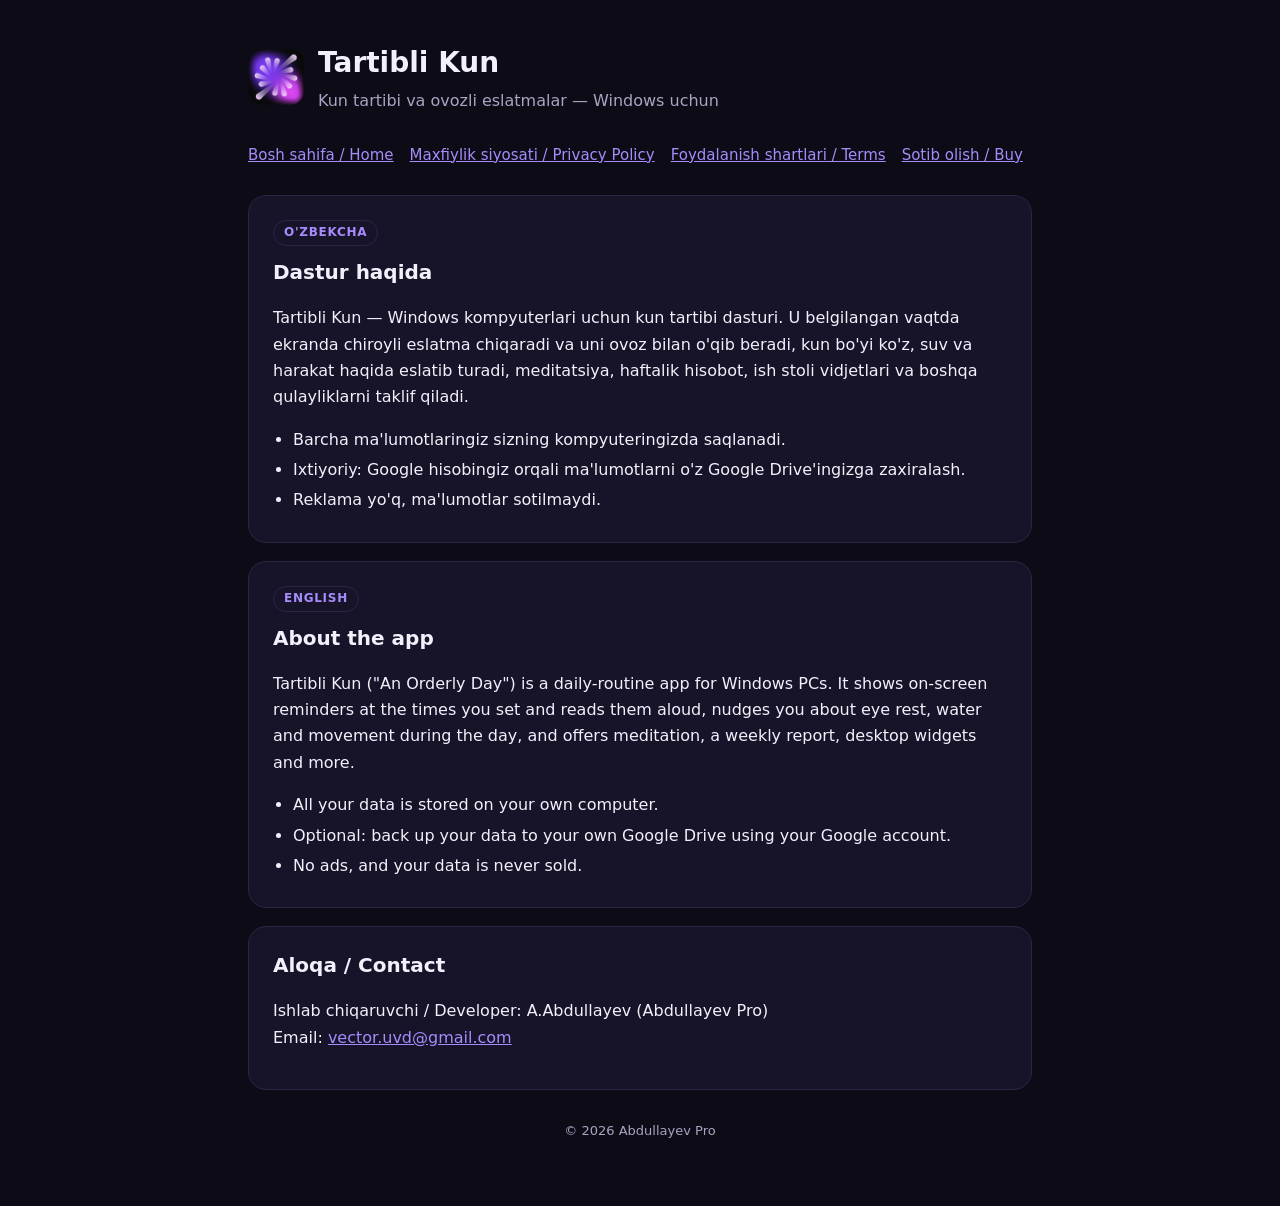
<file: index.html>
<!doctype html>
<html lang="uz">
<head>
<meta charset="utf-8">
<meta name="viewport" content="width=device-width, initial-scale=1">
<title>Tartibli Kun</title>
<meta name="description" content="Tartibli Kun — Windows uchun kun tartibi, ovozli eslatmalar va meditatsiya dasturi.">
<link rel="stylesheet" href="style.css">
</head>
<body>
<div class="wrap">
  <header>
    <img src="logo.png" alt="Tartibli Kun">
    <div><h1>Tartibli Kun</h1><p>Kun tartibi va ovozli eslatmalar — Windows uchun</p></div>
  </header>
  <nav><a href="index.html">Bosh sahifa / Home</a><a href="privacy.html">Maxfiylik siyosati / Privacy Policy</a><a href="terms.html">Foydalanish shartlari / Terms</a><a href="buy.html">Sotib olish / Buy</a></nav>

  <div class="card">
    <span class="lang">O'ZBEKCHA</span>
    <h2>Dastur haqida</h2>
    <p>Tartibli Kun — Windows kompyuterlari uchun kun tartibi dasturi. U belgilangan vaqtda ekranda chiroyli eslatma chiqaradi va uni ovoz bilan o'qib beradi, kun bo'yi ko'z, suv va harakat haqida eslatib turadi, meditatsiya, haftalik hisobot, ish stoli vidjetlari va boshqa qulayliklarni taklif qiladi.</p>
    <ul>
      <li>Barcha ma'lumotlaringiz sizning kompyuteringizda saqlanadi.</li>
      <li>Ixtiyoriy: Google hisobingiz orqali ma'lumotlarni o'z Google Drive'ingizga zaxiralash.</li>
      <li>Reklama yo'q, ma'lumotlar sotilmaydi.</li>
    </ul>
  </div>

  <div class="card">
    <span class="lang">ENGLISH</span>
    <h2>About the app</h2>
    <p>Tartibli Kun ("An Orderly Day") is a daily-routine app for Windows PCs. It shows on-screen reminders at the times you set and reads them aloud, nudges you about eye rest, water and movement during the day, and offers meditation, a weekly report, desktop widgets and more.</p>
    <ul>
      <li>All your data is stored on your own computer.</li>
      <li>Optional: back up your data to your own Google Drive using your Google account.</li>
      <li>No ads, and your data is never sold.</li>
    </ul>
  </div>

  <div class="card">
    <h2>Aloqa / Contact</h2>
    <p>Ishlab chiqaruvchi / Developer: A.Abdullayev (Abdullayev Pro)<br>Email: <a href="mailto:vector.uvd@gmail.com">vector.uvd@gmail.com</a></p>
  </div>

  <footer>© 2026 Abdullayev Pro</footer>
</div>
</body>
</html>
</file>
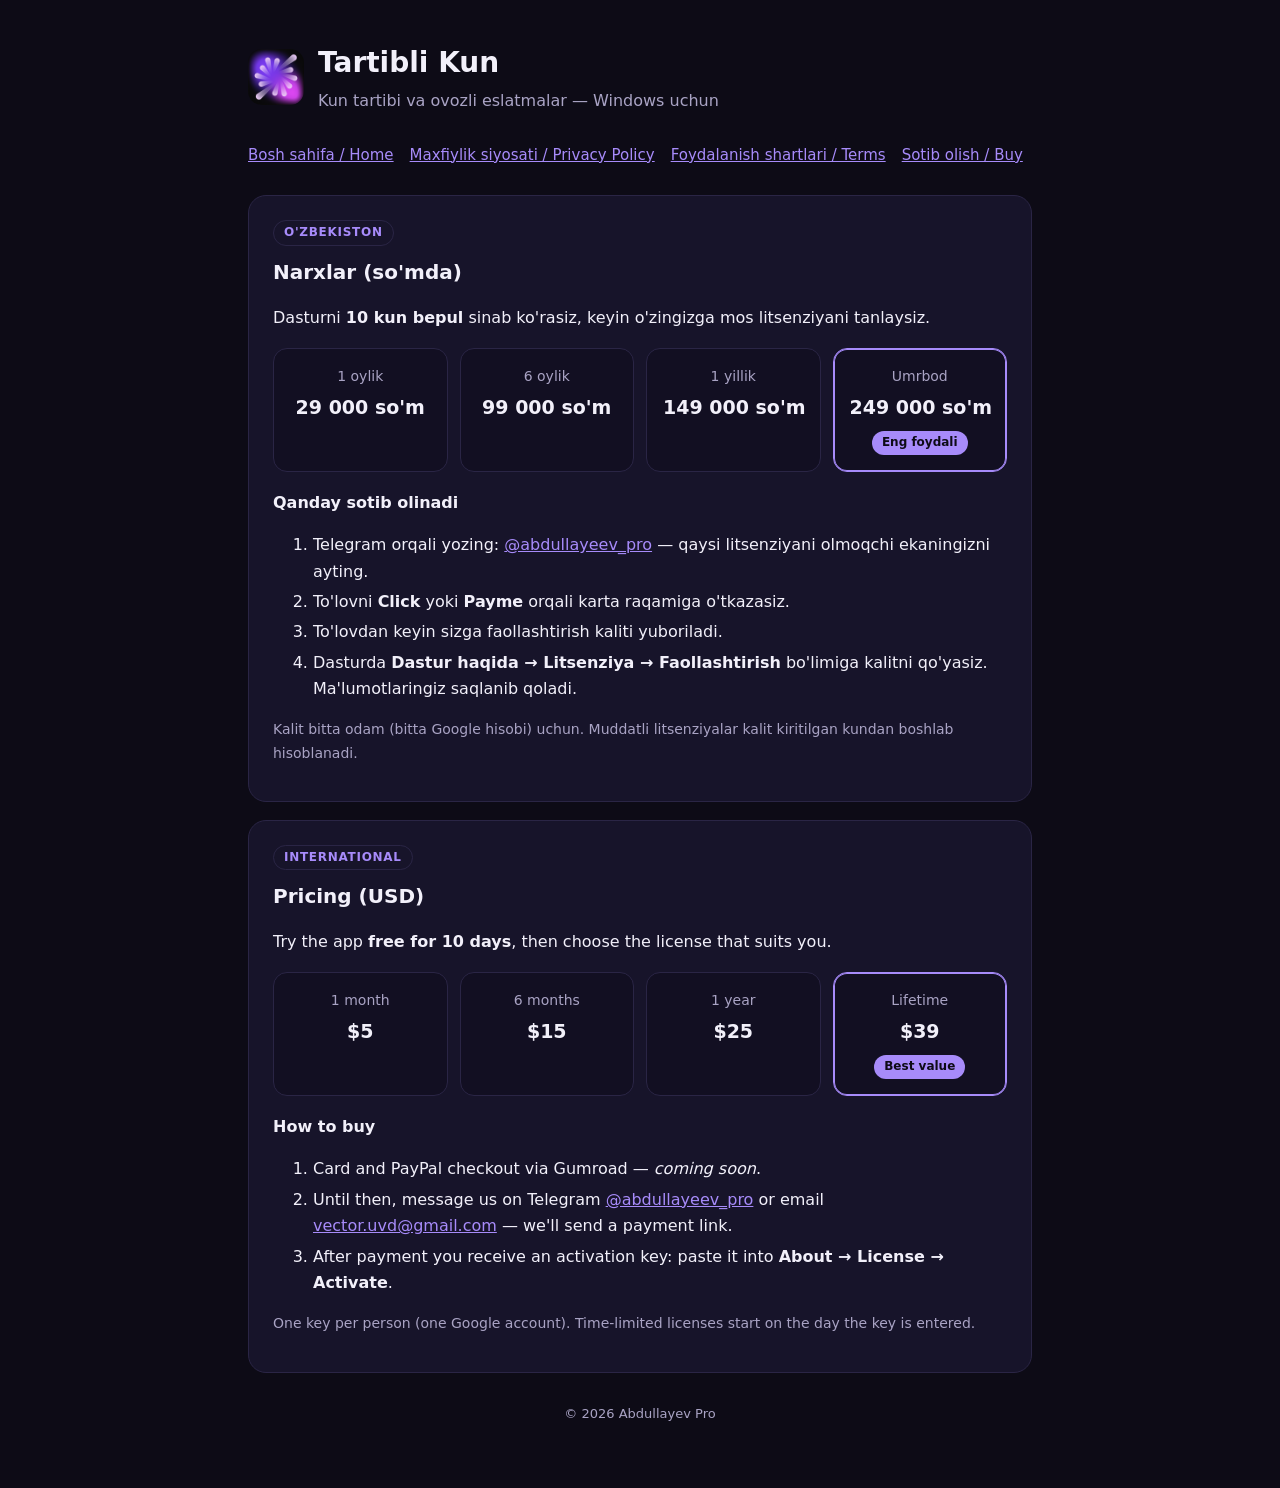
<file: buy.html>
<!doctype html>
<html lang="uz">
<head>
<meta charset="utf-8">
<meta name="viewport" content="width=device-width, initial-scale=1">
<title>Sotib olish — Tartibli Kun</title>
<meta name="description" content="Tartibli Kun — Windows uchun kun tartibi, ovozli eslatmalar va meditatsiya dasturi.">
<link rel="stylesheet" href="style.css">
</head>
<body>
<div class="wrap">
  <header>
    <img src="logo.png" alt="Tartibli Kun">
    <div><h1>Tartibli Kun</h1><p>Kun tartibi va ovozli eslatmalar — Windows uchun</p></div>
  </header>
  <nav><a href="index.html">Bosh sahifa / Home</a><a href="privacy.html">Maxfiylik siyosati / Privacy Policy</a><a href="terms.html">Foydalanish shartlari / Terms</a><a href="buy.html">Sotib olish / Buy</a></nav>

  <div class="card">
    <span class="lang">O'ZBEKISTON</span>
    <h2>Narxlar (so'mda)</h2>
    <p>Dasturni <b>10 kun bepul</b> sinab ko'rasiz, keyin o'zingizga mos litsenziyani tanlaysiz.</p>
    <div class="plans">
      <div class="plan"><div class="pn">1 oylik</div><div class="pp">29 000 so'm</div></div>
      <div class="plan"><div class="pn">6 oylik</div><div class="pp">99 000 so'm</div></div>
      <div class="plan"><div class="pn">1 yillik</div><div class="pp">149 000 so'm</div></div>
      <div class="plan best"><div class="pn">Umrbod</div><div class="pp">249 000 so'm</div><div class="tag">Eng foydali</div></div>
    </div>
    <h3>Qanday sotib olinadi</h3>
    <ol>
      <li>Telegram orqali yozing: <a href="https://t.me/abdullayeev_pro">@abdullayeev_pro</a> — qaysi litsenziyani olmoqchi ekaningizni ayting.</li>
      <li>To'lovni <b>Click</b> yoki <b>Payme</b> orqali karta raqamiga o'tkazasiz.</li>
      <li>To'lovdan keyin sizga faollashtirish kaliti yuboriladi.</li>
      <li>Dasturda <b>Dastur haqida → Litsenziya → Faollashtirish</b> bo'limiga kalitni qo'yasiz. Ma'lumotlaringiz saqlanib qoladi.</li>
    </ol>
    <p class="muted">Kalit bitta odam (bitta Google hisobi) uchun. Muddatli litsenziyalar kalit kiritilgan kundan boshlab hisoblanadi.</p>
  </div>

  <div class="card">
    <span class="lang">INTERNATIONAL</span>
    <h2>Pricing (USD)</h2>
    <p>Try the app <b>free for 10 days</b>, then choose the license that suits you.</p>
    <div class="plans">
      <div class="plan"><div class="pn">1 month</div><div class="pp">$5</div></div>
      <div class="plan"><div class="pn">6 months</div><div class="pp">$15</div></div>
      <div class="plan"><div class="pn">1 year</div><div class="pp">$25</div></div>
      <div class="plan best"><div class="pn">Lifetime</div><div class="pp">$39</div><div class="tag">Best value</div></div>
    </div>
    <h3>How to buy</h3>
    <ol>
      <li>Card and PayPal checkout via Gumroad — <i>coming soon</i>.</li>
      <li>Until then, message us on Telegram <a href="https://t.me/abdullayeev_pro">@abdullayeev_pro</a> or email <a href="mailto:vector.uvd@gmail.com">vector.uvd@gmail.com</a> — we'll send a payment link.</li>
      <li>After payment you receive an activation key: paste it into <b>About → License → Activate</b>.</li>
    </ol>
    <p class="muted">One key per person (one Google account). Time-limited licenses start on the day the key is entered.</p>
  </div>

  <footer>© 2026 Abdullayev Pro</footer>
</div>
</body>
</html>
</file>
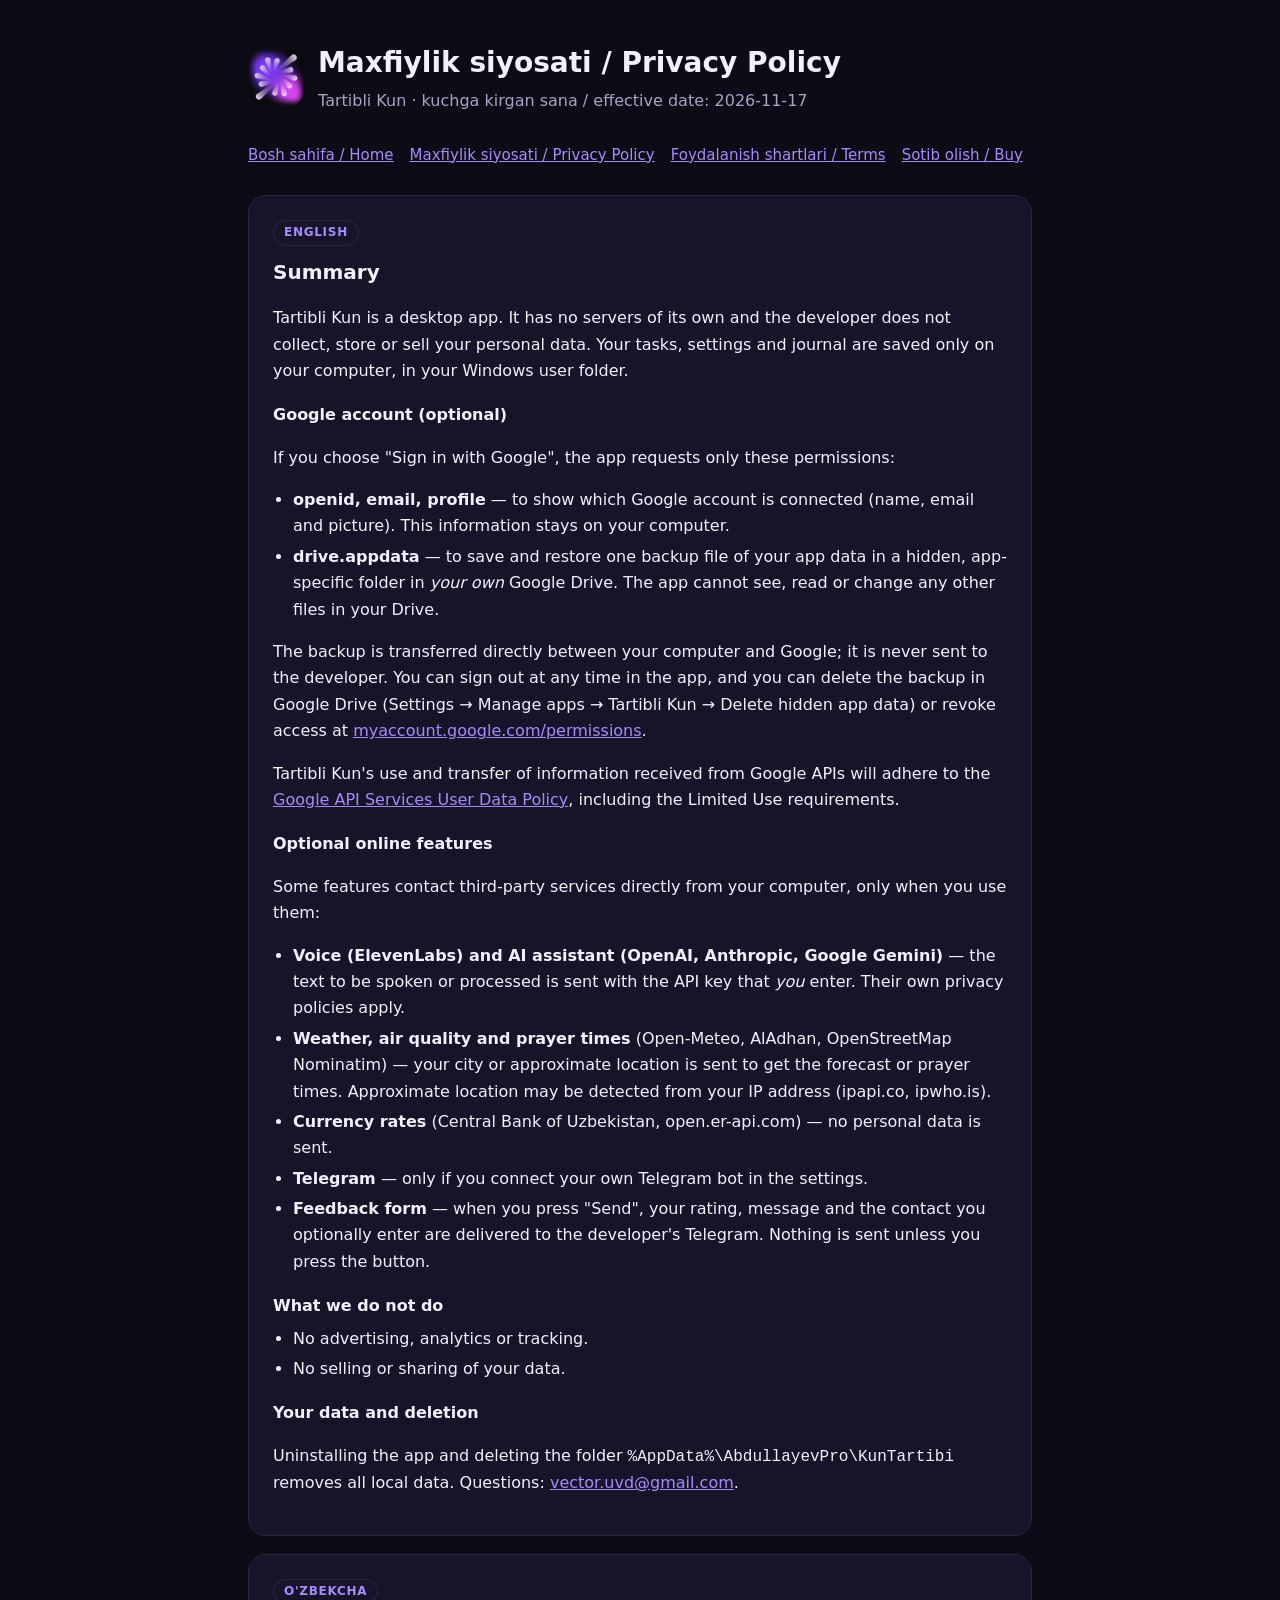
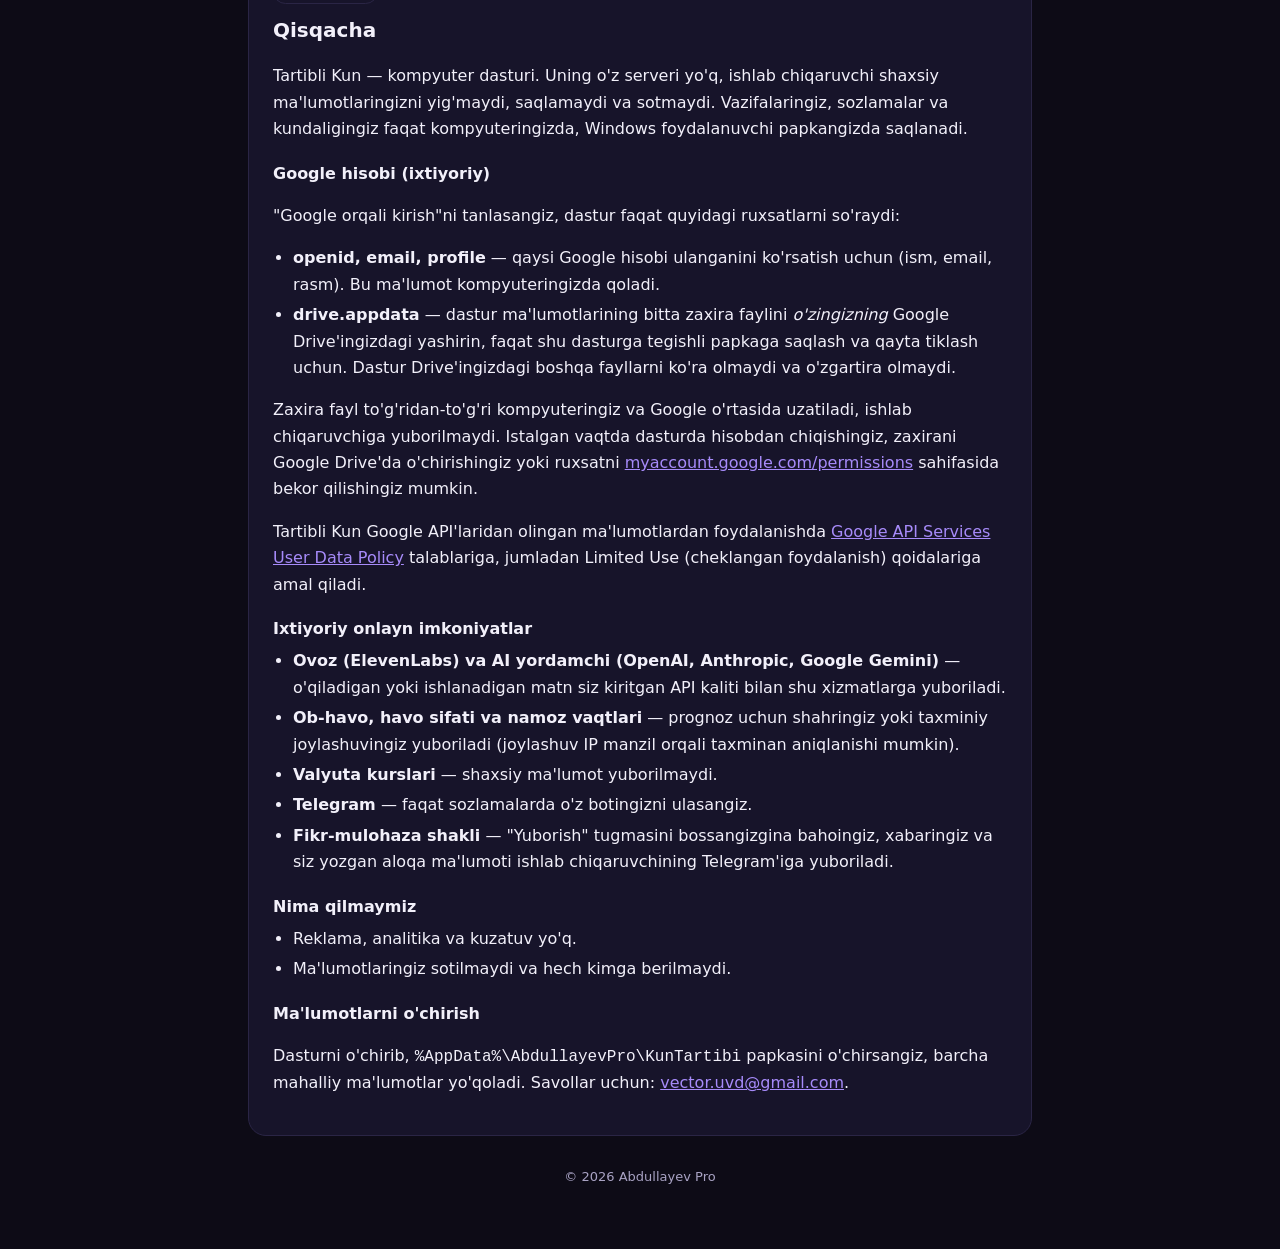
<file: privacy.html>
<!doctype html>
<html lang="uz">
<head>
<meta charset="utf-8">
<meta name="viewport" content="width=device-width, initial-scale=1">
<title>Maxfiylik siyosati — Tartibli Kun</title>
<link rel="stylesheet" href="style.css">
</head>
<body>
<div class="wrap">
  <header>
    <img src="logo.png" alt="Tartibli Kun">
    <div><h1>Maxfiylik siyosati / Privacy Policy</h1><p>Tartibli Kun · kuchga kirgan sana / effective date: 2026-11-17</p></div>
  </header>
  <nav><a href="index.html">Bosh sahifa / Home</a><a href="privacy.html">Maxfiylik siyosati / Privacy Policy</a><a href="terms.html">Foydalanish shartlari / Terms</a><a href="buy.html">Sotib olish / Buy</a></nav>

  <div class="card">
    <span class="lang">ENGLISH</span>
    <h2>Summary</h2>
    <p>Tartibli Kun is a desktop app. It has no servers of its own and the developer does not collect, store or sell your personal data. Your tasks, settings and journal are saved only on your computer, in your Windows user folder.</p>

    <h3>Google account (optional)</h3>
    <p>If you choose "Sign in with Google", the app requests only these permissions:</p>
    <ul>
      <li><b>openid, email, profile</b> — to show which Google account is connected (name, email and picture). This information stays on your computer.</li>
      <li><b>drive.appdata</b> — to save and restore one backup file of your app data in a hidden, app-specific folder in <i>your own</i> Google Drive. The app cannot see, read or change any other files in your Drive.</li>
    </ul>
    <p>The backup is transferred directly between your computer and Google; it is never sent to the developer. You can sign out at any time in the app, and you can delete the backup in Google Drive (Settings → Manage apps → Tartibli Kun → Delete hidden app data) or revoke access at <a href="https://myaccount.google.com/permissions">myaccount.google.com/permissions</a>.</p>
    <p>Tartibli Kun's use and transfer of information received from Google APIs will adhere to the <a href="https://developers.google.com/terms/api-services-user-data-policy">Google API Services User Data Policy</a>, including the Limited Use requirements.</p>

    <h3>Optional online features</h3>
    <p>Some features contact third-party services directly from your computer, only when you use them:</p>
    <ul>
      <li><b>Voice (ElevenLabs) and AI assistant (OpenAI, Anthropic, Google Gemini)</b> — the text to be spoken or processed is sent with the API key that <i>you</i> enter. Their own privacy policies apply.</li>
      <li><b>Weather, air quality and prayer times</b> (Open-Meteo, AlAdhan, OpenStreetMap Nominatim) — your city or approximate location is sent to get the forecast or prayer times. Approximate location may be detected from your IP address (ipapi.co, ipwho.is).</li>
      <li><b>Currency rates</b> (Central Bank of Uzbekistan, open.er-api.com) — no personal data is sent.</li>
      <li><b>Telegram</b> — only if you connect your own Telegram bot in the settings.</li>
      <li><b>Feedback form</b> — when you press "Send", your rating, message and the contact you optionally enter are delivered to the developer's Telegram. Nothing is sent unless you press the button.</li>
    </ul>

    <h3>What we do not do</h3>
    <ul>
      <li>No advertising, analytics or tracking.</li>
      <li>No selling or sharing of your data.</li>
    </ul>

    <h3>Your data and deletion</h3>
    <p>Uninstalling the app and deleting the folder <code>%AppData%\AbdullayevPro\KunTartibi</code> removes all local data. Questions: <a href="mailto:vector.uvd@gmail.com">vector.uvd@gmail.com</a>.</p>
  </div>

  <div class="card">
    <span class="lang">O'ZBEKCHA</span>
    <h2>Qisqacha</h2>
    <p>Tartibli Kun — kompyuter dasturi. Uning o'z serveri yo'q, ishlab chiqaruvchi shaxsiy ma'lumotlaringizni yig'maydi, saqlamaydi va sotmaydi. Vazifalaringiz, sozlamalar va kundaligingiz faqat kompyuteringizda, Windows foydalanuvchi papkangizda saqlanadi.</p>

    <h3>Google hisobi (ixtiyoriy)</h3>
    <p>"Google orqali kirish"ni tanlasangiz, dastur faqat quyidagi ruxsatlarni so'raydi:</p>
    <ul>
      <li><b>openid, email, profile</b> — qaysi Google hisobi ulanganini ko'rsatish uchun (ism, email, rasm). Bu ma'lumot kompyuteringizda qoladi.</li>
      <li><b>drive.appdata</b> — dastur ma'lumotlarining bitta zaxira faylini <i>o'zingizning</i> Google Drive'ingizdagi yashirin, faqat shu dasturga tegishli papkaga saqlash va qayta tiklash uchun. Dastur Drive'ingizdagi boshqa fayllarni ko'ra olmaydi va o'zgartira olmaydi.</li>
    </ul>
    <p>Zaxira fayl to'g'ridan-to'g'ri kompyuteringiz va Google o'rtasida uzatiladi, ishlab chiqaruvchiga yuborilmaydi. Istalgan vaqtda dasturda hisobdan chiqishingiz, zaxirani Google Drive'da o'chirishingiz yoki ruxsatni <a href="https://myaccount.google.com/permissions">myaccount.google.com/permissions</a> sahifasida bekor qilishingiz mumkin.</p>
    <p>Tartibli Kun Google API'laridan olingan ma'lumotlardan foydalanishda <a href="https://developers.google.com/terms/api-services-user-data-policy">Google API Services User Data Policy</a> talablariga, jumladan Limited Use (cheklangan foydalanish) qoidalariga amal qiladi.</p>

    <h3>Ixtiyoriy onlayn imkoniyatlar</h3>
    <ul>
      <li><b>Ovoz (ElevenLabs) va AI yordamchi (OpenAI, Anthropic, Google Gemini)</b> — o'qiladigan yoki ishlanadigan matn siz kiritgan API kaliti bilan shu xizmatlarga yuboriladi.</li>
      <li><b>Ob-havo, havo sifati va namoz vaqtlari</b> — prognoz uchun shahringiz yoki taxminiy joylashuvingiz yuboriladi (joylashuv IP manzil orqali taxminan aniqlanishi mumkin).</li>
      <li><b>Valyuta kurslari</b> — shaxsiy ma'lumot yuborilmaydi.</li>
      <li><b>Telegram</b> — faqat sozlamalarda o'z botingizni ulasangiz.</li>
      <li><b>Fikr-mulohaza shakli</b> — "Yuborish" tugmasini bossangizgina bahoingiz, xabaringiz va siz yozgan aloqa ma'lumoti ishlab chiqaruvchining Telegram'iga yuboriladi.</li>
    </ul>

    <h3>Nima qilmaymiz</h3>
    <ul><li>Reklama, analitika va kuzatuv yo'q.</li><li>Ma'lumotlaringiz sotilmaydi va hech kimga berilmaydi.</li></ul>

    <h3>Ma'lumotlarni o'chirish</h3>
    <p>Dasturni o'chirib, <code>%AppData%\AbdullayevPro\KunTartibi</code> papkasini o'chirsangiz, barcha mahalliy ma'lumotlar yo'qoladi. Savollar uchun: <a href="mailto:vector.uvd@gmail.com">vector.uvd@gmail.com</a>.</p>
  </div>

  <footer>© 2026 Abdullayev Pro</footer>
</div>
</body>
</html>
</file>
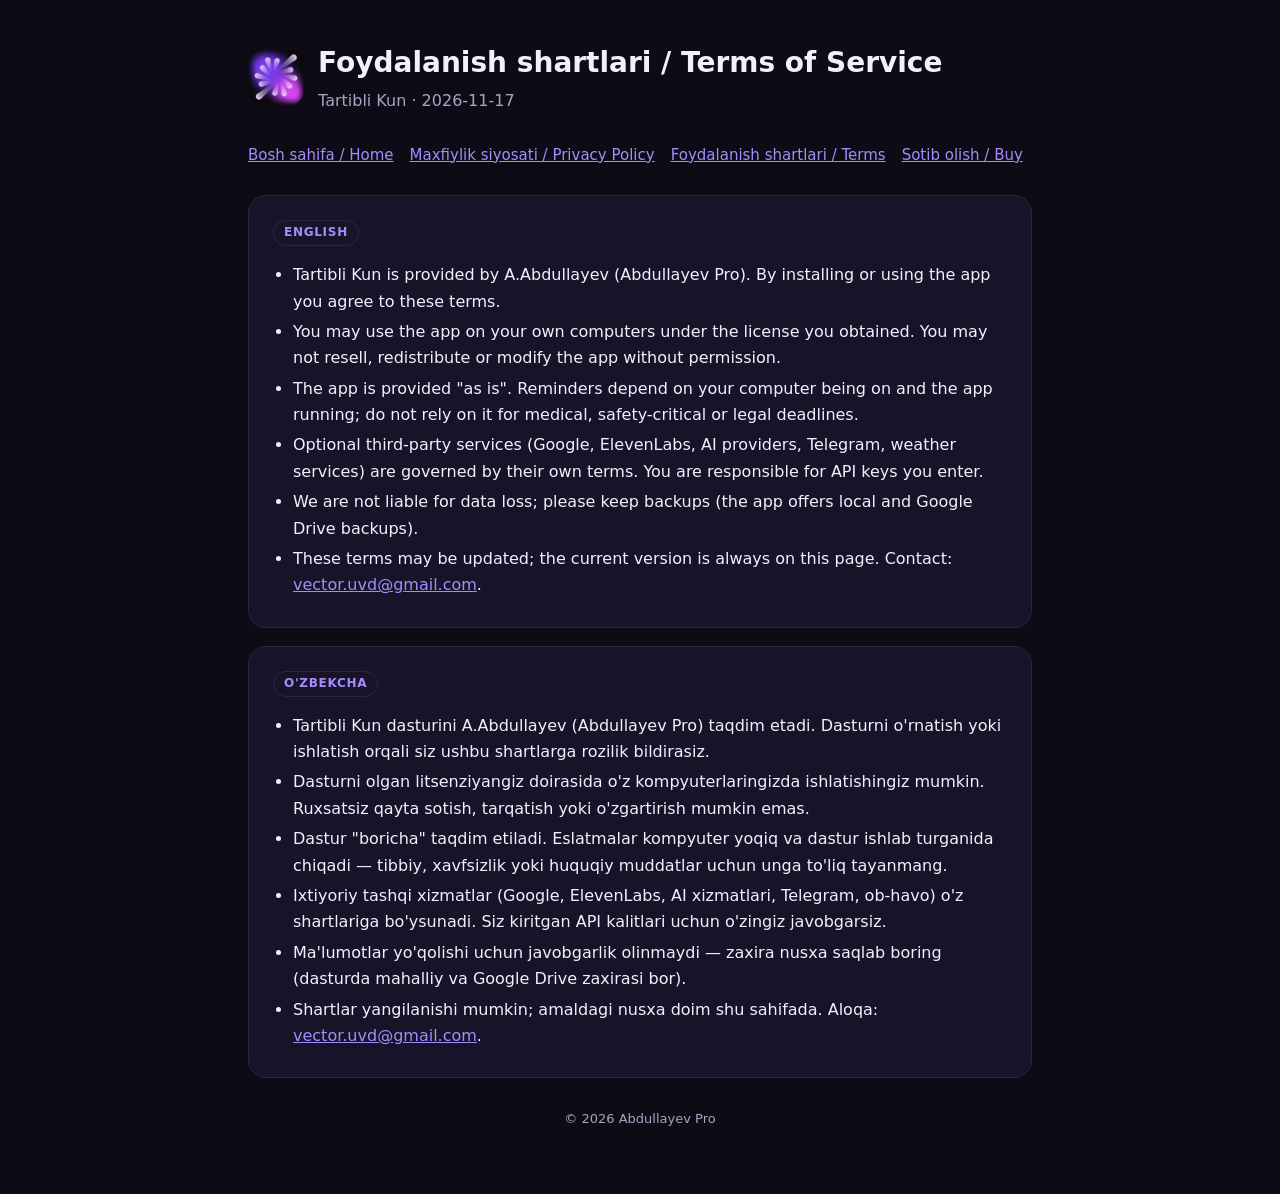
<file: terms.html>
<!doctype html>
<html lang="uz">
<head>
<meta charset="utf-8">
<meta name="viewport" content="width=device-width, initial-scale=1">
<title>Foydalanish shartlari — Tartibli Kun</title>
<link rel="stylesheet" href="style.css">
</head>
<body>
<div class="wrap">
  <header>
    <img src="logo.png" alt="Tartibli Kun">
    <div><h1>Foydalanish shartlari / Terms of Service</h1><p>Tartibli Kun · 2026-11-17</p></div>
  </header>
  <nav><a href="index.html">Bosh sahifa / Home</a><a href="privacy.html">Maxfiylik siyosati / Privacy Policy</a><a href="terms.html">Foydalanish shartlari / Terms</a><a href="buy.html">Sotib olish / Buy</a></nav>

  <div class="card">
    <span class="lang">ENGLISH</span>
    <ul>
      <li>Tartibli Kun is provided by A.Abdullayev (Abdullayev Pro). By installing or using the app you agree to these terms.</li>
      <li>You may use the app on your own computers under the license you obtained. You may not resell, redistribute or modify the app without permission.</li>
      <li>The app is provided "as is". Reminders depend on your computer being on and the app running; do not rely on it for medical, safety-critical or legal deadlines.</li>
      <li>Optional third-party services (Google, ElevenLabs, AI providers, Telegram, weather services) are governed by their own terms. You are responsible for API keys you enter.</li>
      <li>We are not liable for data loss; please keep backups (the app offers local and Google Drive backups).</li>
      <li>These terms may be updated; the current version is always on this page. Contact: <a href="mailto:vector.uvd@gmail.com">vector.uvd@gmail.com</a>.</li>
    </ul>
  </div>

  <div class="card">
    <span class="lang">O'ZBEKCHA</span>
    <ul>
      <li>Tartibli Kun dasturini A.Abdullayev (Abdullayev Pro) taqdim etadi. Dasturni o'rnatish yoki ishlatish orqali siz ushbu shartlarga rozilik bildirasiz.</li>
      <li>Dasturni olgan litsenziyangiz doirasida o'z kompyuterlaringizda ishlatishingiz mumkin. Ruxsatsiz qayta sotish, tarqatish yoki o'zgartirish mumkin emas.</li>
      <li>Dastur "boricha" taqdim etiladi. Eslatmalar kompyuter yoqiq va dastur ishlab turganida chiqadi — tibbiy, xavfsizlik yoki huquqiy muddatlar uchun unga to'liq tayanmang.</li>
      <li>Ixtiyoriy tashqi xizmatlar (Google, ElevenLabs, AI xizmatlari, Telegram, ob-havo) o'z shartlariga bo'ysunadi. Siz kiritgan API kalitlari uchun o'zingiz javobgarsiz.</li>
      <li>Ma'lumotlar yo'qolishi uchun javobgarlik olinmaydi — zaxira nusxa saqlab boring (dasturda mahalliy va Google Drive zaxirasi bor).</li>
      <li>Shartlar yangilanishi mumkin; amaldagi nusxa doim shu sahifada. Aloqa: <a href="mailto:vector.uvd@gmail.com">vector.uvd@gmail.com</a>.</li>
    </ul>
  </div>

  <footer>© 2026 Abdullayev Pro</footer>
</div>
</body>
</html>
</file>
<file: style.css>
:root{--bg:#0d0b16;--card:#17142a;--text:#f2f0fa;--muted:#a9a3c4;--accent:#a78bfa;--line:#2a2545}
*{box-sizing:border-box}
body{margin:0;background:var(--bg);color:var(--text);font:16px/1.65 "Segoe UI",system-ui,-apple-system,Roboto,sans-serif}
a{color:var(--accent)}
.wrap{max-width:820px;margin:0 auto;padding:40px 18px 64px}
header{display:flex;align-items:center;gap:14px;margin-bottom:28px}
header img{width:56px;height:56px;border-radius:14px}
header h1{margin:0;font-size:28px}
header p{margin:2px 0 0;color:var(--muted)}
nav{display:flex;gap:16px;flex-wrap:wrap;margin:0 0 28px;font-size:15px}
.card{background:var(--card);border:1px solid var(--line);border-radius:18px;padding:22px 24px;margin:0 0 18px}
h2{font-size:20px;margin:0 0 10px}
h3{font-size:16px;margin:18px 0 6px}
ul{padding-left:20px;margin:6px 0}
li{margin:4px 0}
.muted{color:var(--muted);font-size:14px}
.lang{display:inline-block;font-size:12px;font-weight:600;letter-spacing:.06em;color:var(--accent);border:1px solid var(--line);border-radius:999px;padding:2px 10px;margin-bottom:10px}
footer{color:var(--muted);font-size:13px;margin-top:30px;text-align:center}
.plans{display:grid;grid-template-columns:repeat(auto-fit,minmax(150px,1fr));gap:12px;margin:16px 0 8px}
.plan{position:relative;border:1px solid var(--line);border-radius:14px;padding:16px;background:#120f22;text-align:center}
.plan .pn{color:var(--muted);font-size:14px}
.plan .pp{font-size:19px;font-weight:700;margin-top:4px;white-space:nowrap}
.plan.best{border-color:var(--accent);box-shadow:0 0 0 1px var(--accent) inset}
.plan .tag{display:inline-block;margin-top:8px;font-size:12px;font-weight:600;color:#0d0b16;background:var(--accent);border-radius:999px;padding:2px 10px}
</file>
